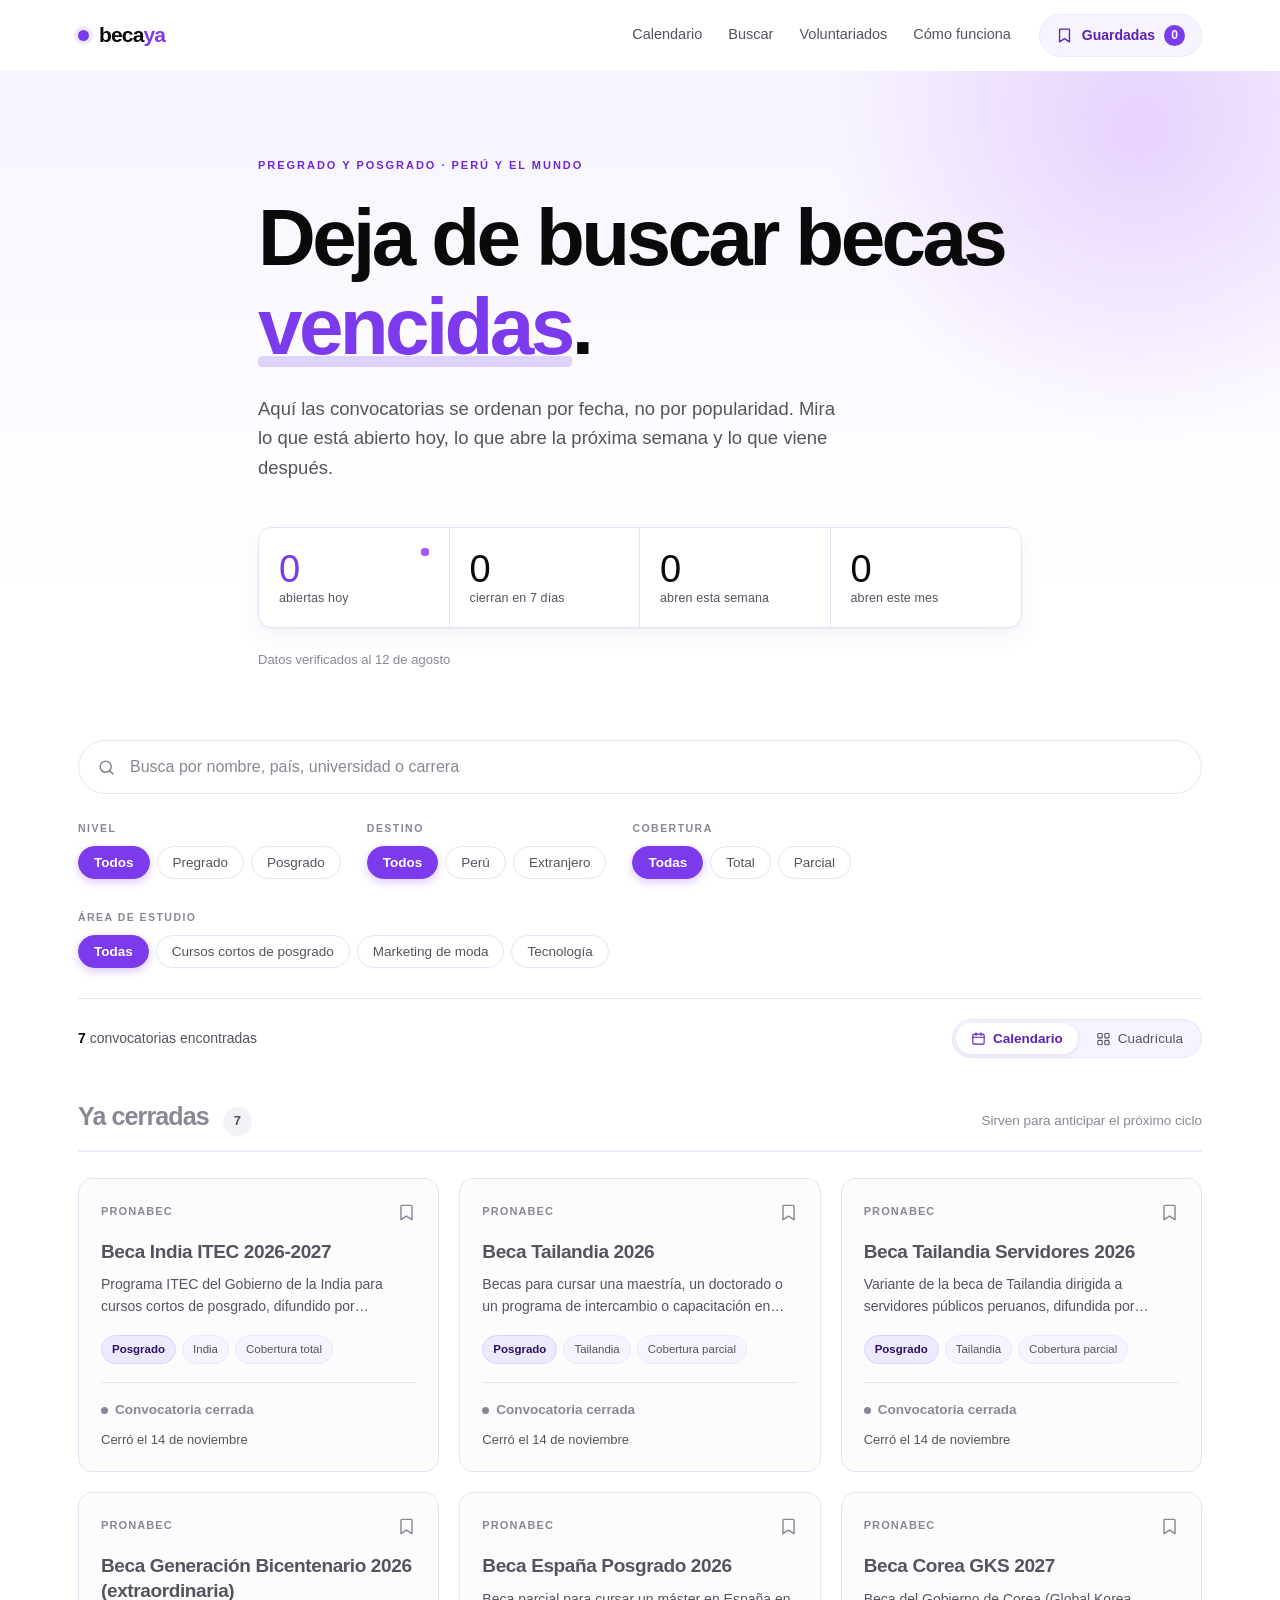
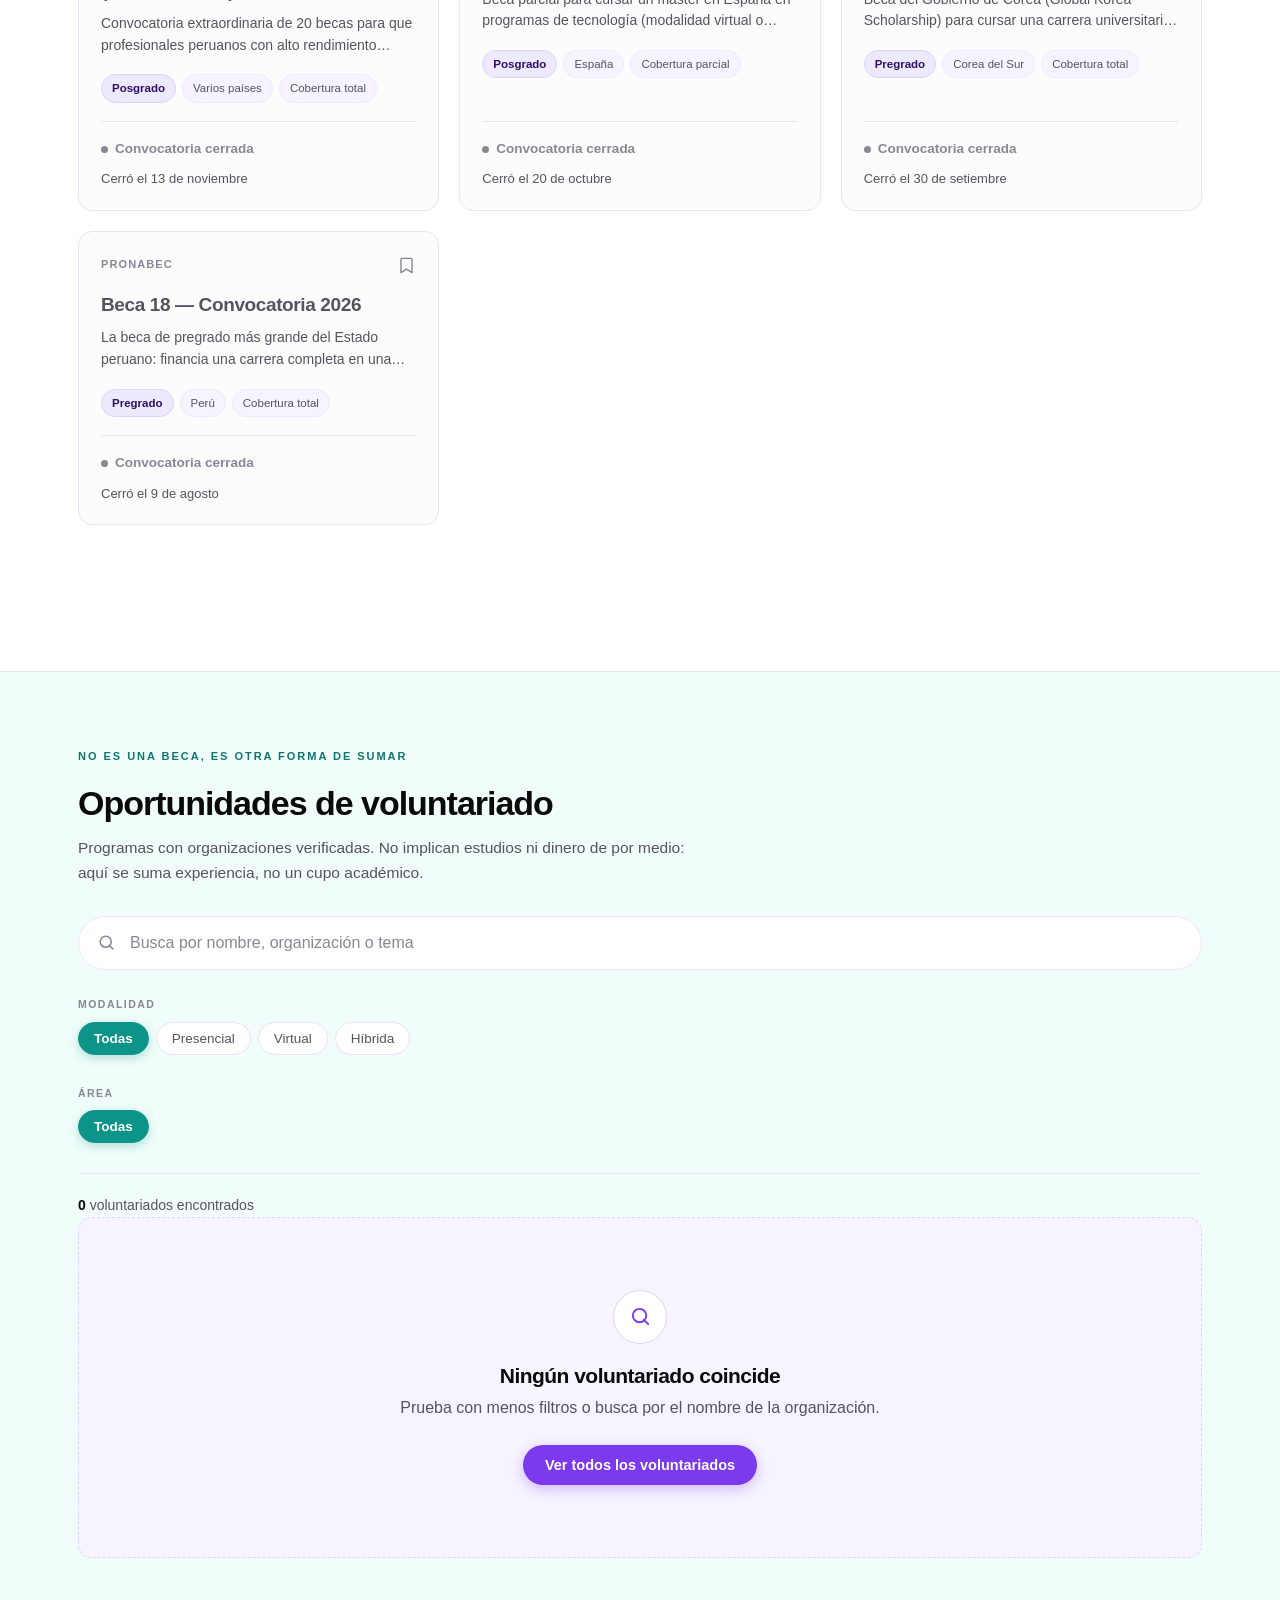
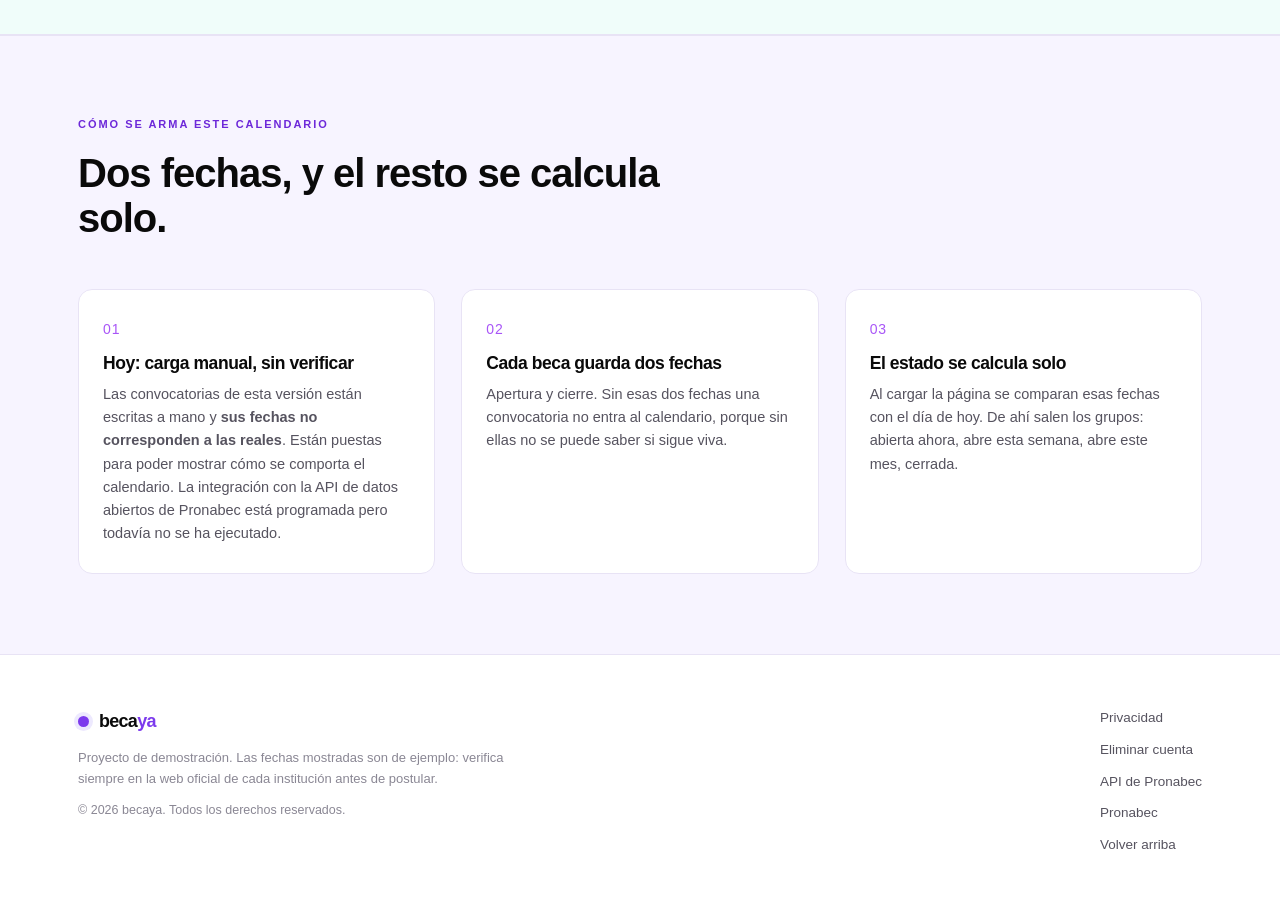
<file: index.html>
<!DOCTYPE html>
<html lang="es">
<head>
<meta charset="UTF-8">
<meta name="viewport" content="width=device-width, initial-scale=1.0">
<title>becaya · Encuentra becas que están abiertas hoy</title>
<meta name="description" content="Buscador de becas de pregrado y posgrado organizado por fecha: mira qué convocatorias están abiertas hoy, cuáles abren esta semana y cuáles vienen después.">
<link rel="stylesheet" href="assets/css/styles.css">
<link rel="icon" href="data:image/svg+xml,<svg xmlns='http://www.w3.org/2000/svg' viewBox='0 0 100 100'><rect width='100' height='100' rx='24' fill='%237C3AED'/><text y='72' x='50' text-anchor='middle' font-family='Arial' font-weight='bold' font-size='62' fill='white'>b</text></svg>">
</head>
<body>

<a class="salta-al-contenido" href="#resultados">Saltar a los resultados</a>

<!-- Aviso de demostración. Va arriba de todo, fijo y en alto contraste,
     porque las fechas que muestra el sitio no son las reales: si alguien
     se guiara por ellas podría perder una postulación. Lo pinta app.js
     solo cuando los datos siguen marcados como de ejemplo, así que
     desaparece solo en cuanto se carguen datos verificados. -->
<div class="aviso-demo" id="avisoDemo" role="alert" hidden>
  <div class="contenedor aviso-demo__fila">
    <span class="aviso-demo__marca" aria-hidden="true">!</span>
    <p class="aviso-demo__texto">
      <b>Sitio de demostración.</b> Las fechas de estas convocatorias son inventadas
      y no corresponden a las reales. No las uses para postular: entra siempre a la
      página oficial de cada institución.
    </p>
  </div>
</div>

<!-- ============ BARRA SUPERIOR ============ -->
<header class="cabecera" id="cabecera">
  <div class="contenedor cabecera__fila">
    <a class="marca" href="#inicio" aria-label="becaya, inicio">
      <span class="marca__punto" aria-hidden="true"></span>
      <span class="marca__texto">beca<span class="marca__acento">ya</span></span>
    </a>

    <nav class="nav" aria-label="Navegación principal">
      <a href="#calendario">Calendario</a>
      <a href="#resultados">Buscar</a>
      <a href="#voluntariados">Voluntariados</a>
      <a href="#como-funciona">Cómo funciona</a>
    </nav>

    <button class="btn btn--fantasma btn--guardadas" id="btnGuardadas" aria-label="Ver mis becas guardadas">
      <svg viewBox="0 0 24 24" aria-hidden="true"><path d="M6 3h12a1 1 0 0 1 1 1v17l-7-4.5L5 21V4a1 1 0 0 1 1-1z"/></svg>
      Guardadas
      <span class="pastilla-conteo" id="conteoGuardadas">0</span>
    </button>
  </div>
</header>

<main id="inicio">

  <!-- ============ PORTADA ============ -->
  <section class="portada">
    <div class="contenedor portada__caja">

      <p class="antetitulo revelar">Pregrado y posgrado · Perú y el mundo</p>

      <h1 class="portada__titulo revelar" style="--retraso:.06s">
        Deja de buscar becas<br>
        <span class="subrayado-morado">vencidas</span>.
      </h1>

      <p class="portada__bajada revelar" style="--retraso:.12s">
        Aquí las convocatorias se ordenan por fecha, no por popularidad. Mira lo que
        está abierto hoy, lo que abre la próxima semana y lo que viene después.
      </p>

      <!-- Elemento firma: el reloj de convocatorias -->
      <div class="reloj revelar" style="--retraso:.18s" id="reloj">
        <button class="reloj__bloque reloj__bloque--vivo" data-salto="abiertas">
          <span class="reloj__numero" data-contador="0">0</span>
          <span class="reloj__etiqueta">abiertas hoy</span>
          <span class="reloj__pulso" aria-hidden="true"></span>
        </button>
        <button class="reloj__bloque" data-salto="cierran-pronto">
          <span class="reloj__numero" data-contador="0">0</span>
          <span class="reloj__etiqueta">cierran en 7 días</span>
        </button>
        <button class="reloj__bloque" data-salto="esta-semana">
          <span class="reloj__numero" data-contador="0">0</span>
          <span class="reloj__etiqueta">abren esta semana</span>
        </button>
        <button class="reloj__bloque" data-salto="este-mes">
          <span class="reloj__numero" data-contador="0">0</span>
          <span class="reloj__etiqueta">abren este mes</span>
        </button>
      </div>

      <p class="portada__fecha revelar" style="--retraso:.24s">
        <span id="fechaHoy"></span>
      </p>
    </div>

    <div class="portada__resplandor" aria-hidden="true"></div>
  </section>

  <!-- ============ BUSCADOR + FILTROS ============ -->
  <section class="buscador" id="resultados">
    <div class="contenedor">

      <div class="barra-busqueda">
        <svg class="barra-busqueda__icono" viewBox="0 0 24 24" aria-hidden="true">
          <circle cx="11" cy="11" r="7"/><path d="M20 20l-4.5-4.5"/>
        </svg>
        <input
          type="search"
          id="campoBusqueda"
          class="barra-busqueda__campo"
          placeholder="Busca por nombre, país, universidad o carrera"
          autocomplete="off"
          aria-label="Buscar becas">
        <button class="barra-busqueda__limpiar" id="limpiarBusqueda" aria-label="Limpiar búsqueda" hidden>&times;</button>
      </div>

      <div class="filtros" id="filtrosBecas" role="group" aria-label="Filtros de becas">

        <div class="filtro">
          <span class="filtro__titulo">Nivel</span>
          <div class="filtro__opciones" data-filtro="nivel">
            <button class="ficha ficha--activa" data-valor="todos">Todos</button>
            <button class="ficha" data-valor="pregrado">Pregrado</button>
            <button class="ficha" data-valor="posgrado">Posgrado</button>
          </div>
        </div>

        <div class="filtro">
          <span class="filtro__titulo">Destino</span>
          <div class="filtro__opciones" data-filtro="destino">
            <button class="ficha ficha--activa" data-valor="todos">Todos</button>
            <button class="ficha" data-valor="peru">Perú</button>
            <button class="ficha" data-valor="extranjero">Extranjero</button>
          </div>
        </div>

        <div class="filtro">
          <span class="filtro__titulo">Cobertura</span>
          <div class="filtro__opciones" data-filtro="cobertura">
            <button class="ficha ficha--activa" data-valor="todos">Todas</button>
            <button class="ficha" data-valor="total">Total</button>
            <button class="ficha" data-valor="parcial">Parcial</button>
          </div>
        </div>

        <div class="filtro filtro--crece">
          <span class="filtro__titulo">Área de estudio</span>
          <div class="filtro__opciones" data-filtro="area" id="filtroAreas"></div>
        </div>

      </div>

      <div class="barra-estado">
        <p class="barra-estado__conteo" id="conteoResultados" aria-live="polite">Cargando convocatorias…</p>

        <div class="barra-estado__acciones">
          <button class="enlace-limpio" id="limpiarFiltros" hidden>Quitar filtros</button>

          <div class="conmutador" role="tablist" aria-label="Forma de ver los resultados">
            <button class="conmutador__btn conmutador__btn--activo" data-vista="calendario" role="tab" aria-selected="true">
              <svg viewBox="0 0 24 24" aria-hidden="true"><rect x="3" y="5" width="18" height="16" rx="2"/><path d="M3 10h18M8 3v4M16 3v4"/></svg>
              Calendario
            </button>
            <button class="conmutador__btn" data-vista="lista" role="tab" aria-selected="false">
              <svg viewBox="0 0 24 24" aria-hidden="true"><rect x="3" y="4" width="7" height="7" rx="1.5"/><rect x="14" y="4" width="7" height="7" rx="1.5"/><rect x="3" y="15" width="7" height="7" rx="1.5"/><rect x="14" y="15" width="7" height="7" rx="1.5"/></svg>
              Cuadrícula
            </button>
          </div>
        </div>
      </div>

    </div>
  </section>

  <!-- ============ RESULTADOS ============ -->
  <section class="resultados" id="calendario">
    <div class="contenedor">
      <div id="zonaResultados"></div>

      <div class="vacio" id="sinResultados" hidden>
        <div class="vacio__marca" aria-hidden="true">
          <svg viewBox="0 0 24 24"><circle cx="11" cy="11" r="7"/><path d="M20 20l-4.5-4.5"/></svg>
        </div>
        <h3>Ninguna convocatoria coincide</h3>
        <p>Prueba con menos filtros o busca por el nombre de la institución.</p>
        <button class="btn btn--principal" id="reiniciarBusqueda">Ver todas las becas</button>
      </div>
    </div>
  </section>

  <!-- ============ VOLUNTARIADOS ============
       Sección aparte a propósito: otro catálogo, otro buscador, otros
       filtros y otras guardadas. No se mezcla con las becas en ningún
       punto de la interfaz ni de los datos. -->
  <section class="voluntariados" id="voluntariados">
    <div class="contenedor">

      <p class="antetitulo">No es una beca, es otra forma de sumar</p>
      <h2 class="voluntariados__titulo">Oportunidades de voluntariado</h2>
      <p class="voluntariados__bajada">
        Programas con organizaciones verificadas. No implican estudios ni dinero de por
        medio: aquí se suma experiencia, no un cupo académico.
      </p>

      <div class="barra-busqueda barra-busqueda--vol">
        <svg class="barra-busqueda__icono" viewBox="0 0 24 24" aria-hidden="true">
          <circle cx="11" cy="11" r="7"/><path d="M20 20l-4.5-4.5"/>
        </svg>
        <input
          type="search"
          id="campoBusquedaVol"
          class="barra-busqueda__campo"
          placeholder="Busca por nombre, organización o tema"
          autocomplete="off"
          aria-label="Buscar voluntariados">
        <button class="barra-busqueda__limpiar" id="limpiarBusquedaVol" aria-label="Limpiar búsqueda" hidden>&times;</button>
      </div>

      <div class="filtros" id="filtrosVol" role="group" aria-label="Filtros de voluntariados">
        <div class="filtro">
          <span class="filtro__titulo">Modalidad</span>
          <div class="filtro__opciones" data-filtro-vol="modalidad">
            <button class="ficha ficha--activa" data-valor="todos">Todas</button>
            <button class="ficha" data-valor="presencial">Presencial</button>
            <button class="ficha" data-valor="virtual">Virtual</button>
            <button class="ficha" data-valor="hibrida">Híbrida</button>
          </div>
        </div>

        <div class="filtro filtro--crece">
          <span class="filtro__titulo">Área</span>
          <div class="filtro__opciones" data-filtro-vol="area" id="filtroAreasVol"></div>
        </div>
      </div>

      <div class="barra-estado">
        <p class="barra-estado__conteo" id="conteoResultadosVol" aria-live="polite">Cargando voluntariados…</p>
        <div class="barra-estado__acciones">
          <span class="pastilla-conteo pastilla-conteo--vol" id="conteoGuardadosVol" title="Voluntariados guardados" hidden>0 guardados</span>
          <button class="enlace-limpio" id="limpiarFiltrosVol" hidden>Quitar filtros</button>
        </div>
      </div>

      <div id="zonaVoluntariados"></div>

      <div class="vacio" id="sinResultadosVol" hidden>
        <div class="vacio__marca" aria-hidden="true">
          <svg viewBox="0 0 24 24"><circle cx="11" cy="11" r="7"/><path d="M20 20l-4.5-4.5"/></svg>
        </div>
        <h3>Ningún voluntariado coincide</h3>
        <p>Prueba con menos filtros o busca por el nombre de la organización.</p>
        <button class="btn btn--principal" id="reiniciarBusquedaVol">Ver todos los voluntariados</button>
      </div>

    </div>
  </section>

  <!-- ============ CÓMO FUNCIONA ============ -->
  <section class="explicacion" id="como-funciona">
    <div class="contenedor">
      <p class="antetitulo">Cómo se arma este calendario</p>
      <h2 class="explicacion__titulo">Dos fechas, y el resto se calcula solo.</h2>

      <ol class="pasos">
        <li class="paso revelar">
          <span class="paso__num">01</span>
          <h3>Hoy: carga manual, sin verificar</h3>
          <p>Las convocatorias de esta versión están escritas a mano y <b>sus fechas no corresponden a las reales</b>. Están puestas para poder mostrar cómo se comporta el calendario. La integración con la API de datos abiertos de Pronabec está programada pero todavía no se ha ejecutado.</p>
        </li>
        <li class="paso revelar" style="--retraso:.08s">
          <span class="paso__num">02</span>
          <h3>Cada beca guarda dos fechas</h3>
          <p>Apertura y cierre. Sin esas dos fechas una convocatoria no entra al calendario, porque sin ellas no se puede saber si sigue viva.</p>
        </li>
        <li class="paso revelar" style="--retraso:.16s">
          <span class="paso__num">03</span>
          <h3>El estado se calcula solo</h3>
          <p>Al cargar la página se comparan esas fechas con el día de hoy. De ahí salen los grupos: abierta ahora, abre esta semana, abre este mes, cerrada.</p>
        </li>
      </ol>
    </div>
  </section>

</main>

<!-- ============ PIE ============ -->
<footer class="pie">
  <div class="contenedor pie__fila">
    <div>
      <span class="marca marca--pie">
        <span class="marca__punto" aria-hidden="true"></span>
        <span class="marca__texto">beca<span class="marca__acento">ya</span></span>
      </span>
      <p class="pie__nota">Proyecto de demostración. Las fechas mostradas son de ejemplo: verifica siempre en la web oficial de cada institución antes de postular.</p>
      <p class="pie__derechos">© <span id="anioActual"></span> becaya. Todos los derechos reservados.</p>
    </div>
    <div class="pie__enlaces">
      <a href="privacidad.html">Privacidad</a>
      <a href="eliminar-cuenta.html">Eliminar cuenta</a>
      <a href="https://datosabiertos.pronabec.gob.pe/developer/Api" target="_blank" rel="noopener">API de Pronabec</a>
      <a href="https://www.pronabec.gob.pe" target="_blank" rel="noopener">Pronabec</a>
      <a href="#inicio">Volver arriba</a>
    </div>
  </div>
</footer>

<!-- ============ PANEL DE DETALLE ============ -->
<div class="fondo-modal" id="fondoModal" hidden></div>
<aside class="panel" id="panelDetalle" role="dialog" aria-modal="true" aria-labelledby="panelTitulo" hidden>
  <button class="panel__cerrar" id="cerrarPanel" aria-label="Cerrar detalle">&times;</button>
  <div class="panel__cuerpo" id="panelCuerpo"></div>
</aside>

<!-- ============ AVISO FLOTANTE ============ -->
<div class="aviso" id="aviso" role="status" aria-live="polite"></div>

<script src="assets/js/datos.js"></script>
<script src="assets/js/voluntariados.js"></script>
<script src="assets/js/estado.js"></script>
<script src="assets/js/app.js"></script>
</body>
</html>
</file>
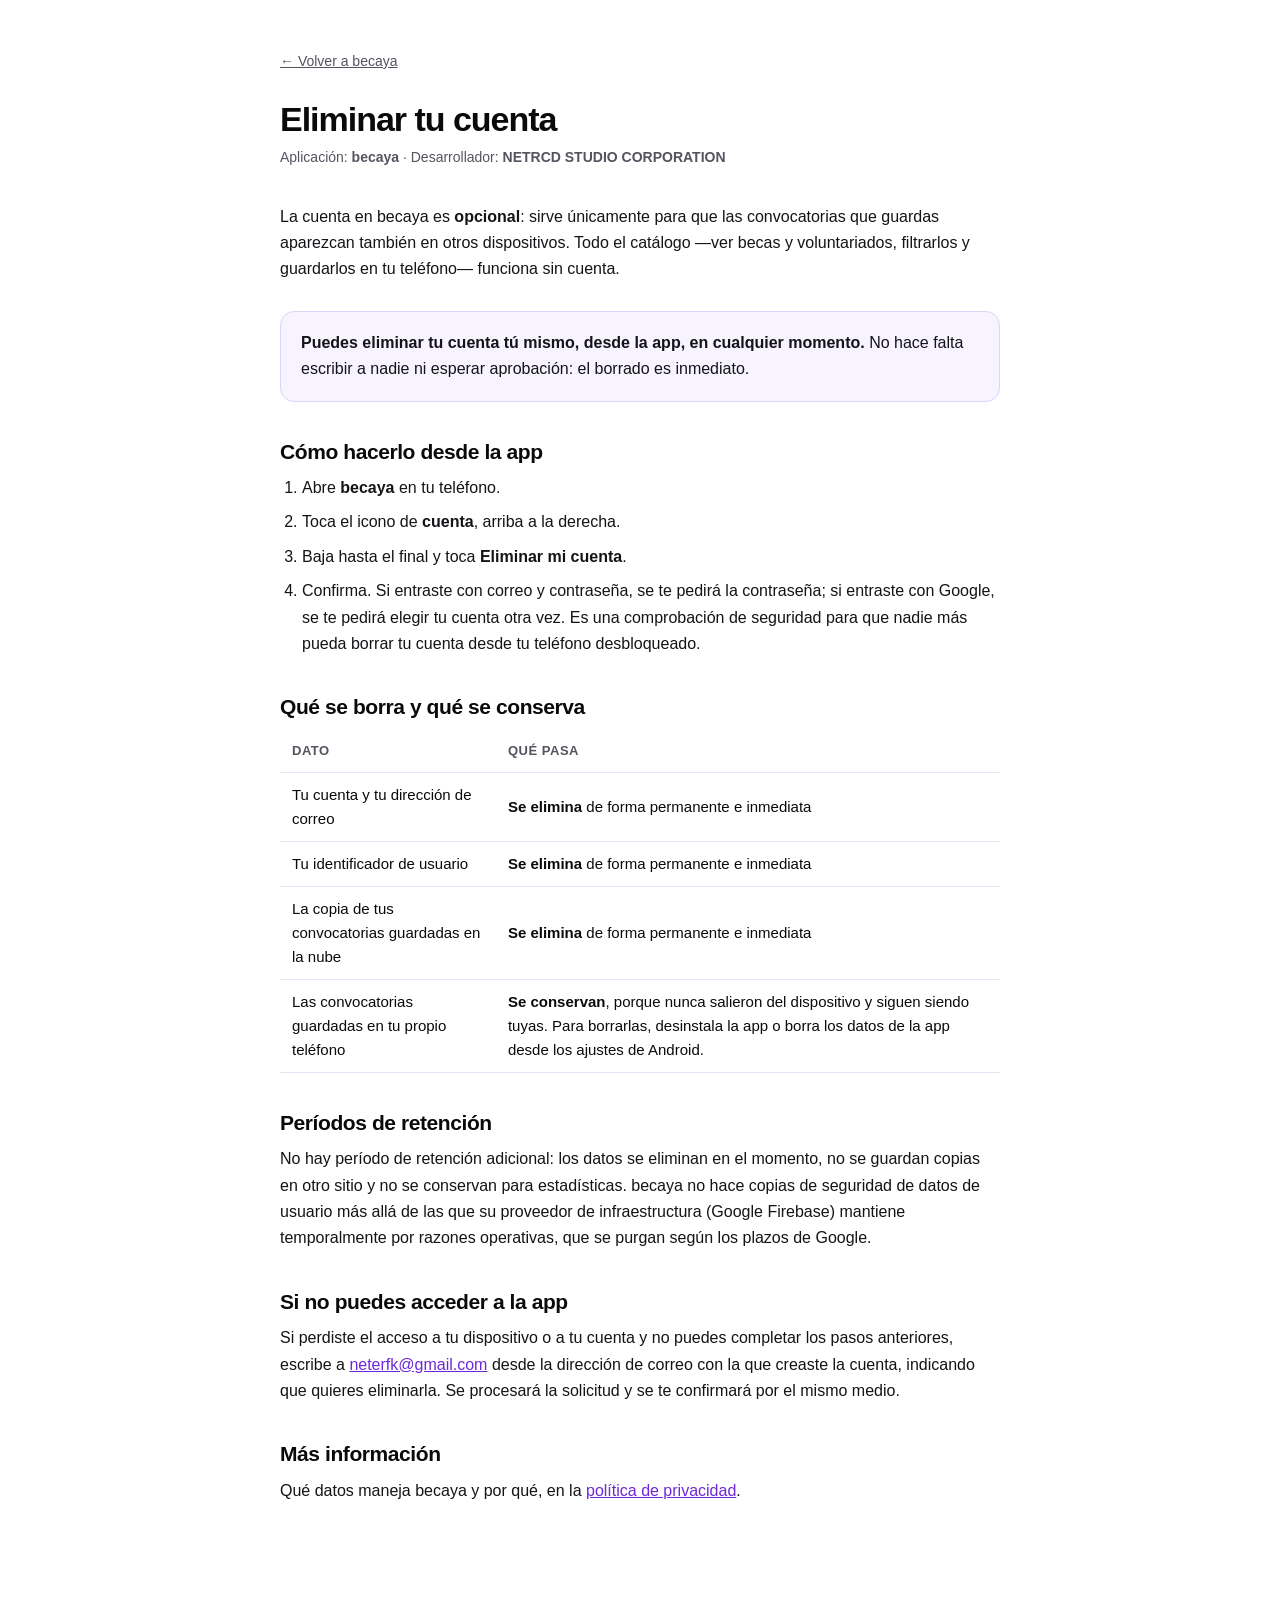
<file: eliminar-cuenta.html>
<!DOCTYPE html>
<html lang="es">
<head>
<meta charset="UTF-8">
<meta name="viewport" content="width=device-width, initial-scale=1.0">
<title>Eliminar tu cuenta · becaya</title>
<meta name="description" content="Cómo eliminar tu cuenta de becaya y los datos asociados, qué se borra y qué se conserva.">
<link rel="stylesheet" href="assets/css/styles.css">
<link rel="icon" href="data:image/svg+xml,<svg xmlns='http://www.w3.org/2000/svg' viewBox='0 0 100 100'><rect width='100' height='100' rx='24' fill='%237C3AED'/><text y='72' x='50' text-anchor='middle' font-family='Arial' font-weight='bold' font-size='62' fill='white'>b</text></svg>">
<style>
  .legal{max-width:760px;margin:0 auto;padding:48px 20px 80px;}
  .legal h1{font-size:34px;letter-spacing:-.03em;margin-bottom:8px;}
  .legal .fecha{color:var(--gris);font-size:14px;margin-bottom:34px;}
  .legal h2{font-size:21px;letter-spacing:-.02em;margin:38px 0 12px;}
  .legal p{margin-bottom:14px;color:var(--tinta);line-height:1.65;}
  .legal ul,.legal ol{margin:0 0 16px;padding-left:22px;color:var(--tinta);line-height:1.65;}
  .legal li{margin-bottom:8px;}
  .legal a{color:var(--morado-600);}
  .legal .clave{
    background:var(--morado-50);border:1px solid var(--morado-200);
    border-radius:var(--radio);padding:18px 20px;margin:28px 0;
  }
  .legal .clave p:last-child{margin-bottom:0;}
  .legal .volver{display:inline-block;margin-bottom:28px;font-size:14px;color:var(--gris);}
  .legal table{width:100%;border-collapse:collapse;margin:0 0 18px;font-size:15px;}
  .legal th,.legal td{text-align:left;padding:10px 12px;border-bottom:1px solid var(--borde);}
  .legal th{color:var(--gris);font-size:13px;text-transform:uppercase;letter-spacing:.04em;}
</style>
</head>
<body>

<main class="legal">

  <a class="volver" href="index.html">&larr; Volver a becaya</a>

  <h1>Eliminar tu cuenta</h1>
  <p class="fecha">Aplicación: <b>becaya</b> · Desarrollador: <b>NETRCD STUDIO CORPORATION</b></p>

  <p>
    La cuenta en becaya es <b>opcional</b>: sirve únicamente para que las convocatorias que
    guardas aparezcan también en otros dispositivos. Todo el catálogo —ver becas y
    voluntariados, filtrarlos y guardarlos en tu teléfono— funciona sin cuenta.
  </p>

  <div class="clave">
    <p>
      <b>Puedes eliminar tu cuenta tú mismo, desde la app, en cualquier momento.</b>
      No hace falta escribir a nadie ni esperar aprobación: el borrado es inmediato.
    </p>
  </div>

  <h2>Cómo hacerlo desde la app</h2>
  <ol>
    <li>Abre <b>becaya</b> en tu teléfono.</li>
    <li>Toca el icono de <b>cuenta</b>, arriba a la derecha.</li>
    <li>Baja hasta el final y toca <b>Eliminar mi cuenta</b>.</li>
    <li>
      Confirma. Si entraste con correo y contraseña, se te pedirá la contraseña; si
      entraste con Google, se te pedirá elegir tu cuenta otra vez. Es una comprobación
      de seguridad para que nadie más pueda borrar tu cuenta desde tu teléfono
      desbloqueado.
    </li>
  </ol>

  <h2>Qué se borra y qué se conserva</h2>

  <table>
    <tr>
      <th>Dato</th>
      <th>Qué pasa</th>
    </tr>
    <tr>
      <td>Tu cuenta y tu dirección de correo</td>
      <td><b>Se elimina</b> de forma permanente e inmediata</td>
    </tr>
    <tr>
      <td>Tu identificador de usuario</td>
      <td><b>Se elimina</b> de forma permanente e inmediata</td>
    </tr>
    <tr>
      <td>La copia de tus convocatorias guardadas en la nube</td>
      <td><b>Se elimina</b> de forma permanente e inmediata</td>
    </tr>
    <tr>
      <td>Las convocatorias guardadas en tu propio teléfono</td>
      <td>
        <b>Se conservan</b>, porque nunca salieron del dispositivo y siguen siendo tuyas.
        Para borrarlas, desinstala la app o borra los datos de la app desde los ajustes
        de Android.
      </td>
    </tr>
  </table>

  <h2>Períodos de retención</h2>
  <p>
    No hay período de retención adicional: los datos se eliminan en el momento, no se
    guardan copias en otro sitio y no se conservan para estadísticas. becaya no hace
    copias de seguridad de datos de usuario más allá de las que su proveedor de
    infraestructura (Google Firebase) mantiene temporalmente por razones operativas,
    que se purgan según los plazos de Google.
  </p>

  <h2>Si no puedes acceder a la app</h2>
  <p>
    Si perdiste el acceso a tu dispositivo o a tu cuenta y no puedes completar los pasos
    anteriores, escribe a
    <a href="mailto:neterfk@gmail.com">neterfk@gmail.com</a>
    desde la dirección de correo con la que creaste la cuenta, indicando que quieres
    eliminarla. Se procesará la solicitud y se te confirmará por el mismo medio.
  </p>

  <h2>Más información</h2>
  <p>
    Qué datos maneja becaya y por qué, en la
    <a href="privacidad.html">política de privacidad</a>.
  </p>

</main>

</body>
</html>
</file>
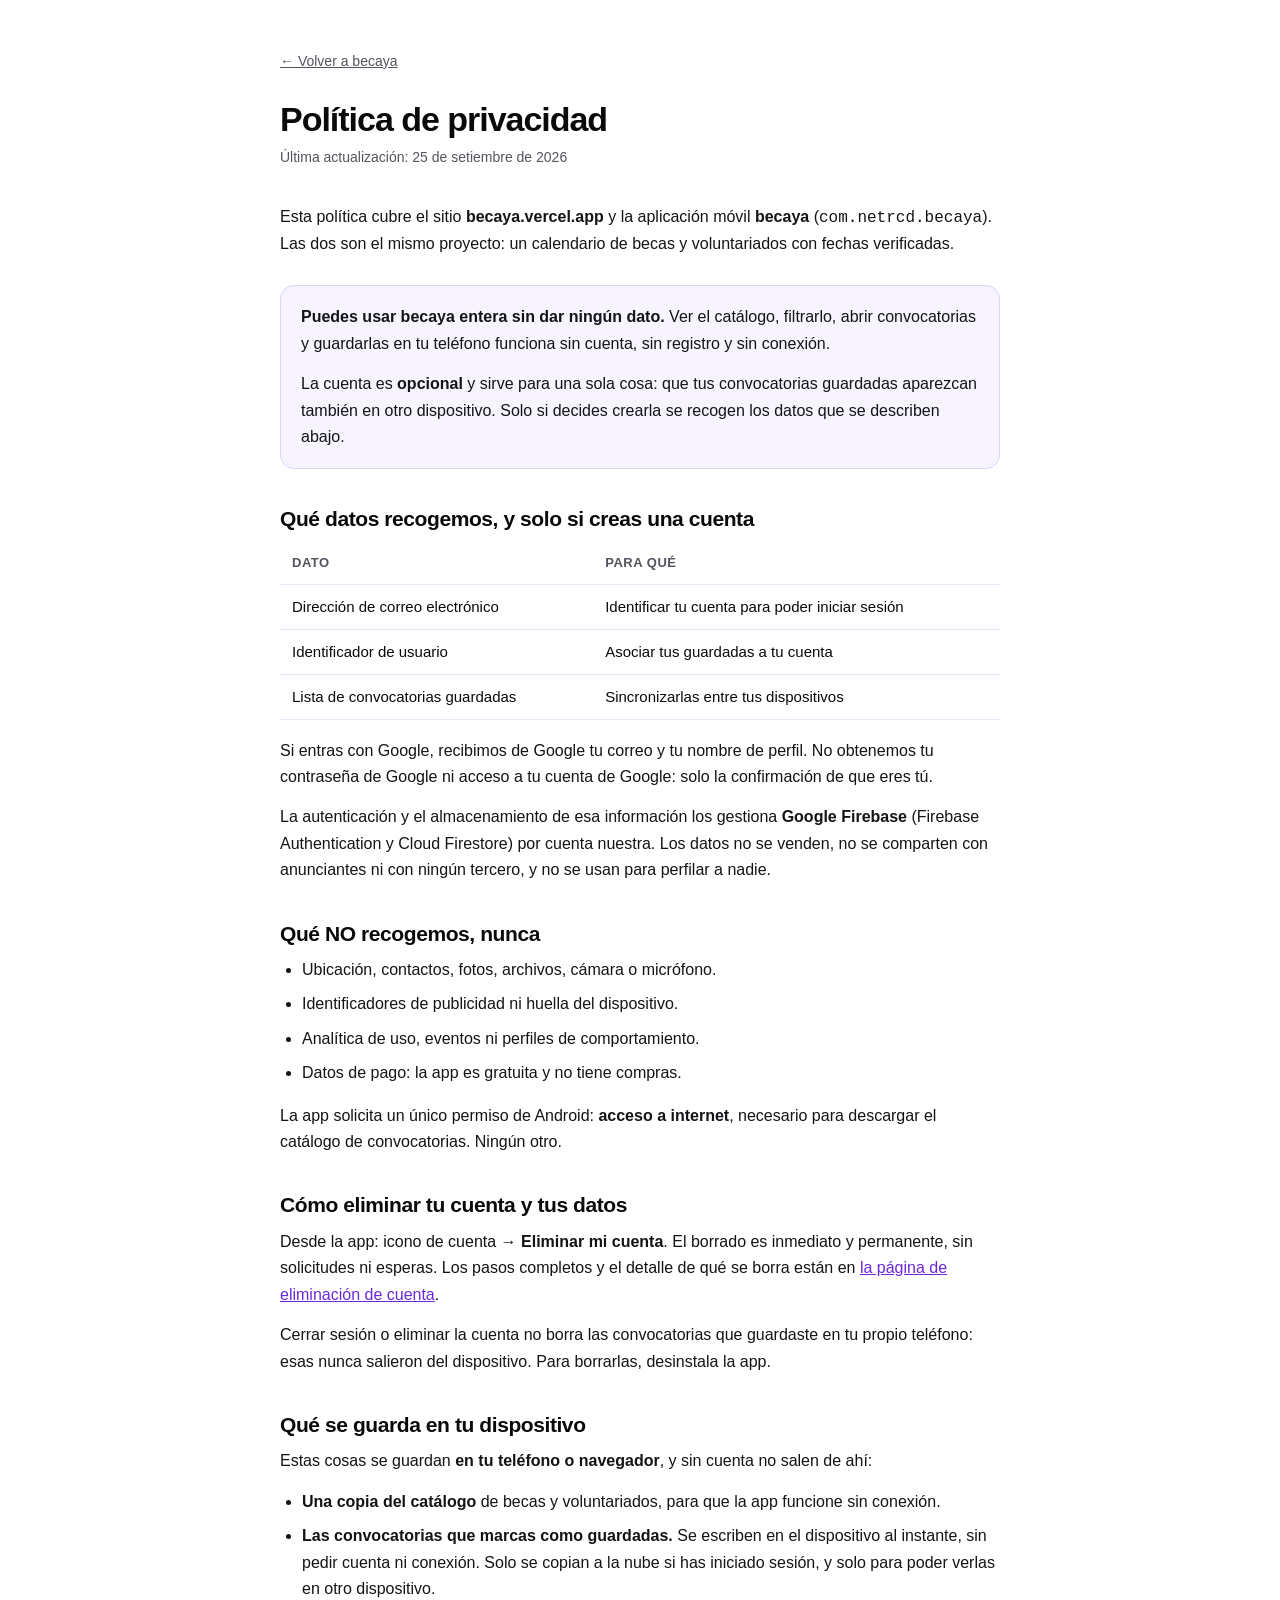
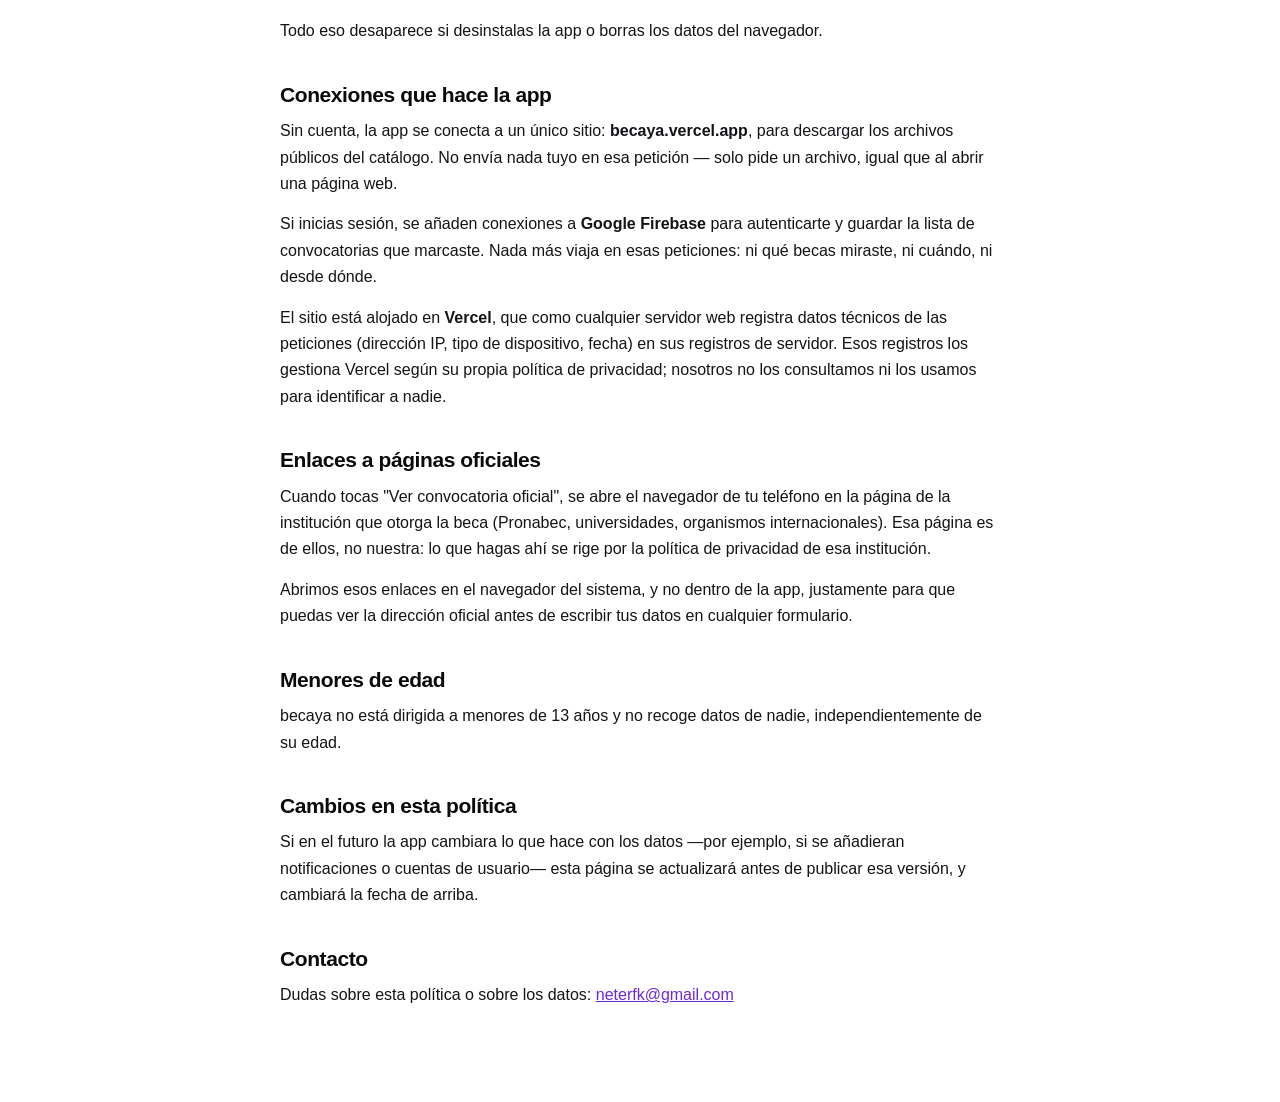
<file: privacidad.html>
<!DOCTYPE html>
<html lang="es">
<head>
<meta charset="UTF-8">
<meta name="viewport" content="width=device-width, initial-scale=1.0">
<title>Política de privacidad · becaya</title>
<meta name="description" content="Qué datos maneja becaya, la web y la app: no hay cuentas, ni analítica, ni publicidad, ni datos personales recogidos.">
<link rel="stylesheet" href="assets/css/styles.css">
<link rel="icon" href="data:image/svg+xml,<svg xmlns='http://www.w3.org/2000/svg' viewBox='0 0 100 100'><rect width='100' height='100' rx='24' fill='%237C3AED'/><text y='72' x='50' text-anchor='middle' font-family='Arial' font-weight='bold' font-size='62' fill='white'>b</text></svg>">
<style>
  /* Estilos propios de esta página. El resto lo hereda de styles.css
     para que se lea como parte del mismo sitio. */
  .legal{max-width:760px;margin:0 auto;padding:48px 20px 80px;}
  .legal h1{font-size:34px;letter-spacing:-.03em;margin-bottom:8px;}
  .legal .fecha{color:var(--gris);font-size:14px;margin-bottom:34px;}
  .legal h2{font-size:21px;letter-spacing:-.02em;margin:38px 0 12px;}
  .legal p{margin-bottom:14px;color:var(--tinta);line-height:1.65;}
  .legal ul{margin:0 0 16px;padding-left:22px;color:var(--tinta);line-height:1.65;}
  .legal li{margin-bottom:8px;}
  .legal a{color:var(--morado-600);}
  .legal .clave{
    background:var(--morado-50);border:1px solid var(--morado-200);
    border-radius:var(--radio);padding:18px 20px;margin:28px 0;
  }
  .legal .clave p:last-child{margin-bottom:0;}
  .legal .volver{display:inline-block;margin-bottom:28px;font-size:14px;color:var(--gris);}
  .legal table{width:100%;border-collapse:collapse;margin:0 0 18px;font-size:15px;}
  .legal th,.legal td{text-align:left;padding:10px 12px;border-bottom:1px solid var(--borde);}
  .legal th{color:var(--gris);font-size:13px;text-transform:uppercase;letter-spacing:.04em;}
</style>
</head>
<body>

<main class="legal">

  <a class="volver" href="index.html">&larr; Volver a becaya</a>

  <h1>Política de privacidad</h1>
  <p class="fecha">Última actualización: 25 de setiembre de 2026</p>

  <p>
    Esta política cubre el sitio <b>becaya.vercel.app</b> y la aplicación móvil
    <b>becaya</b> (<code>com.netrcd.becaya</code>). Las dos son el mismo proyecto:
    un calendario de becas y voluntariados con fechas verificadas.
  </p>

  <div class="clave">
    <p>
      <b>Puedes usar becaya entera sin dar ningún dato.</b> Ver el catálogo, filtrarlo,
      abrir convocatorias y guardarlas en tu teléfono funciona sin cuenta, sin registro
      y sin conexión.
    </p>
    <p>
      La cuenta es <b>opcional</b> y sirve para una sola cosa: que tus convocatorias
      guardadas aparezcan también en otro dispositivo. Solo si decides crearla se
      recogen los datos que se describen abajo.
    </p>
  </div>

  <h2>Qué datos recogemos, y solo si creas una cuenta</h2>
  <table>
    <tr>
      <th>Dato</th>
      <th>Para qué</th>
    </tr>
    <tr>
      <td>Dirección de correo electrónico</td>
      <td>Identificar tu cuenta para poder iniciar sesión</td>
    </tr>
    <tr>
      <td>Identificador de usuario</td>
      <td>Asociar tus guardadas a tu cuenta</td>
    </tr>
    <tr>
      <td>Lista de convocatorias guardadas</td>
      <td>Sincronizarlas entre tus dispositivos</td>
    </tr>
  </table>
  <p>
    Si entras con Google, recibimos de Google tu correo y tu nombre de perfil. No
    obtenemos tu contraseña de Google ni acceso a tu cuenta de Google: solo la
    confirmación de que eres tú.
  </p>
  <p>
    La autenticación y el almacenamiento de esa información los gestiona
    <b>Google Firebase</b> (Firebase Authentication y Cloud Firestore) por cuenta
    nuestra. Los datos no se venden, no se comparten con anunciantes ni con ningún
    tercero, y no se usan para perfilar a nadie.
  </p>

  <h2>Qué NO recogemos, nunca</h2>
  <ul>
    <li>Ubicación, contactos, fotos, archivos, cámara o micrófono.</li>
    <li>Identificadores de publicidad ni huella del dispositivo.</li>
    <li>Analítica de uso, eventos ni perfiles de comportamiento.</li>
    <li>Datos de pago: la app es gratuita y no tiene compras.</li>
  </ul>
  <p>
    La app solicita un único permiso de Android: <b>acceso a internet</b>, necesario
    para descargar el catálogo de convocatorias. Ningún otro.
  </p>

  <h2>Cómo eliminar tu cuenta y tus datos</h2>
  <p>
    Desde la app: icono de cuenta &rarr; <b>Eliminar mi cuenta</b>. El borrado es
    inmediato y permanente, sin solicitudes ni esperas. Los pasos completos y el detalle
    de qué se borra están en
    <a href="eliminar-cuenta.html">la página de eliminación de cuenta</a>.
  </p>
  <p>
    Cerrar sesión o eliminar la cuenta no borra las convocatorias que guardaste en tu
    propio teléfono: esas nunca salieron del dispositivo. Para borrarlas, desinstala la
    app.
  </p>

  <h2>Qué se guarda en tu dispositivo</h2>
  <p>
    Estas cosas se guardan <b>en tu teléfono o navegador</b>, y sin cuenta no salen de
    ahí:
  </p>
  <ul>
    <li>
      <b>Una copia del catálogo</b> de becas y voluntariados, para que la app
      funcione sin conexión.
    </li>
    <li>
      <b>Las convocatorias que marcas como guardadas.</b> Se escriben en el dispositivo
      al instante, sin pedir cuenta ni conexión. Solo se copian a la nube si has
      iniciado sesión, y solo para poder verlas en otro dispositivo.
    </li>
  </ul>
  <p>
    Todo eso desaparece si desinstalas la app o borras los datos del navegador.
  </p>

  <h2>Conexiones que hace la app</h2>
  <p>
    Sin cuenta, la app se conecta a un único sitio: <b>becaya.vercel.app</b>, para
    descargar los archivos públicos del catálogo. No envía nada tuyo en esa petición
    — solo pide un archivo, igual que al abrir una página web.
  </p>
  <p>
    Si inicias sesión, se añaden conexiones a <b>Google Firebase</b> para autenticarte
    y guardar la lista de convocatorias que marcaste. Nada más viaja en esas peticiones:
    ni qué becas miraste, ni cuándo, ni desde dónde.
  </p>
  <p>
    El sitio está alojado en <b>Vercel</b>, que como cualquier servidor web registra
    datos técnicos de las peticiones (dirección IP, tipo de dispositivo, fecha) en sus
    registros de servidor. Esos registros los gestiona Vercel según su propia política
    de privacidad; nosotros no los consultamos ni los usamos para identificar a nadie.
  </p>

  <h2>Enlaces a páginas oficiales</h2>
  <p>
    Cuando tocas "Ver convocatoria oficial", se abre el navegador de tu teléfono en la
    página de la institución que otorga la beca (Pronabec, universidades, organismos
    internacionales). Esa página es de ellos, no nuestra: lo que hagas ahí se rige por
    la política de privacidad de esa institución.
  </p>
  <p>
    Abrimos esos enlaces en el navegador del sistema, y no dentro de la app, justamente
    para que puedas ver la dirección oficial antes de escribir tus datos en cualquier
    formulario.
  </p>

  <h2>Menores de edad</h2>
  <p>
    becaya no está dirigida a menores de 13 años y no recoge datos de nadie,
    independientemente de su edad.
  </p>

  <h2>Cambios en esta política</h2>
  <p>
    Si en el futuro la app cambiara lo que hace con los datos —por ejemplo, si se
    añadieran notificaciones o cuentas de usuario— esta página se actualizará antes de
    publicar esa versión, y cambiará la fecha de arriba.
  </p>

  <h2>Contacto</h2>
  <p>
    Dudas sobre esta política o sobre los datos:
    <a href="mailto:neterfk@gmail.com">neterfk@gmail.com</a>
  </p>

</main>

</body>
</html>
</file>
<file: assets/css/styles.css>
/* ============================================================
   becaya — hoja de estilos
   Paleta: morado premium sobre blanco. Tipografía: Arial.
   ============================================================ */

:root{
  /* Morados */
  --morado-900:#2E1065;
  --morado-700:#5B21B6;
  --morado-600:#6D28D9;
  --morado-500:#7C3AED;   /* color principal de marca */
  --morado-400:#A855F7;   /* morado brillante, acentos */
  --morado-200:#DDD3FB;
  --morado-100:#EDE9FE;
  --morado-50:#F7F4FF;

  /* Neutros */
  --negro:#0A0A0A;
  --tinta:#141317;
  --gris:#56535F;
  --gris-claro:#8A8794;
  --borde:#E8E3F5;
  --blanco:#FFFFFF;

  /* Señal de urgencia (uso mínimo, solo para el cierre inminente) */
  --urgente:#B4530A;
  --urgente-suave:#FFF4E8;

  /* Acento de la sección de voluntariados. Un color propio, aparte del
     morado de marca, para que esa sección se lea como "otra cosa" a
     simple vista y nunca se confunda con el catálogo de becas. */
  --verde-700:#0F766E;
  --verde-600:#0D9488;
  --verde-500:#14B8A6;
  --verde-200:#99F1E6;
  --verde-100:#CCFBF1;
  --verde-50:#F0FDFA;

  /* Tipografía */
  --fuente:Arial, "Helvetica Neue", Helvetica, sans-serif;
  --fuente-display:"Arial Black", "Arial Bold", Arial, sans-serif;

  /* Medidas */
  --ancho:1180px;
  --radio:14px;
  --radio-sm:9px;
  --sombra-suave:0 1px 2px rgba(46,16,101,.05), 0 8px 24px rgba(46,16,101,.06);
  --sombra-alta:0 2px 6px rgba(46,16,101,.08), 0 24px 60px rgba(46,16,101,.16);
  --curva:cubic-bezier(.22,1,.36,1);
}

*,*::before,*::after{box-sizing:border-box;}

/* El atributo hidden debe ganarle a cualquier display propio de una clase. */
[hidden]{display:none !important;}

html{scroll-behavior:smooth;}

body{
  margin:0;
  background:var(--blanco);
  color:var(--negro);
  font-family:var(--fuente);
  font-size:16px;
  line-height:1.6;
  -webkit-font-smoothing:antialiased;
}

h1,h2,h3,h4{margin:0;color:var(--negro);letter-spacing:-.025em;line-height:1.12;}
p{margin:0;}
a{color:inherit;}
button{font-family:inherit;}

:focus-visible{
  outline:2px solid var(--morado-500);
  outline-offset:3px;
  border-radius:4px;
}

.contenedor{
  width:100%;
  max-width:var(--ancho);
  margin:0 auto;
  padding:0 28px;
}

.salta-al-contenido{
  position:absolute;left:-9999px;top:12px;z-index:200;
  background:var(--morado-500);color:#fff;padding:10px 18px;
  border-radius:var(--radio-sm);text-decoration:none;font-weight:bold;
}
.salta-al-contenido:focus{left:16px;}

/* ---------- Antetítulo reutilizable ---------- */
.antetitulo{
  font-size:11px;
  font-weight:bold;
  letter-spacing:.18em;
  text-transform:uppercase;
  color:var(--morado-600);
  margin-bottom:18px;
}

/* ============================================================
   AVISO DE DEMOSTRACIÓN
   ------------------------------------------------------------
   Franja superior, alto contraste y sin botón de cerrar: mientras
   las fechas del catálogo sean inventadas, quien entre tiene que
   enterarse sí o sí. Desaparece sola cuando los datos dejan de
   estar marcados como de ejemplo.
   ============================================================ */
.aviso-demo{
  background:var(--urgente);
  color:#fff;
  padding:11px 0;
}
.aviso-demo__fila{
  display:flex;align-items:center;gap:12px;
}
.aviso-demo__marca{
  flex-shrink:0;
  width:22px;height:22px;border-radius:50%;
  background:rgba(255,255,255,.22);
  display:flex;align-items:center;justify-content:center;
  font-weight:bold;font-size:14px;line-height:1;
}
.aviso-demo__texto{
  font-size:13.5px;line-height:1.5;
}
.aviso-demo__texto b{font-weight:bold;}

/* ============================================================
   CABECERA
   ============================================================ */
.cabecera{
  position:sticky;top:0;z-index:80;
  background:rgba(255,255,255,.86);
  backdrop-filter:saturate(180%) blur(14px);
  -webkit-backdrop-filter:saturate(180%) blur(14px);
  border-bottom:1px solid transparent;
  transition:border-color .3s ease, box-shadow .3s ease;
}
.cabecera--pegada{
  border-bottom-color:var(--borde);
  box-shadow:0 6px 24px rgba(46,16,101,.05);
}
.cabecera__fila{
  display:flex;align-items:center;gap:28px;
  height:70px;
}

.marca{
  display:inline-flex;align-items:center;gap:10px;
  text-decoration:none;font-weight:bold;font-size:21px;
  letter-spacing:-.04em;color:var(--negro);
}
.marca__punto{
  width:11px;height:11px;border-radius:50%;
  background:var(--morado-500);
  box-shadow:0 0 0 4px var(--morado-100);
  transition:transform .4s var(--curva), box-shadow .4s var(--curva);
}
.marca:hover .marca__punto{transform:scale(1.25);box-shadow:0 0 0 6px var(--morado-100);}
.marca__acento{color:var(--morado-500);}

.nav{display:flex;gap:26px;margin-left:auto;}
.nav a{
  position:relative;text-decoration:none;font-size:14.5px;color:var(--gris);
  padding:6px 0;transition:color .22s ease;
}
.nav a::after{
  content:"";position:absolute;left:0;bottom:0;height:2px;width:100%;
  background:var(--morado-500);border-radius:2px;
  transform:scaleX(0);transform-origin:left;
  transition:transform .34s var(--curva);
}
.nav a:hover{color:var(--negro);}
.nav a:hover::after{transform:scaleX(1);}

/* ============================================================
   BOTONES
   ============================================================ */
.btn{
  display:inline-flex;align-items:center;justify-content:center;gap:9px;
  border:none;cursor:pointer;font-size:14.5px;font-weight:bold;
  text-decoration:none;
  padding:12px 22px;border-radius:999px;
  transition:transform .2s var(--curva), box-shadow .28s var(--curva),
             background-color .22s ease, color .22s ease;
}
.btn svg{width:17px;height:17px;fill:none;stroke:currentColor;stroke-width:1.9;
  stroke-linecap:round;stroke-linejoin:round;}
.btn:active{transform:scale(.96);}

.btn--principal{
  background:var(--morado-500);color:#fff;
  box-shadow:0 4px 14px rgba(124,58,237,.32);
}
.btn--principal:hover{
  background:var(--morado-600);
  transform:translateY(-2px);
  box-shadow:0 10px 26px rgba(124,58,237,.42);
}

.btn--fantasma{
  background:var(--morado-50);color:var(--morado-700);
  border:1px solid var(--morado-100);
}
.btn--fantasma:hover{background:var(--morado-100);border-color:var(--morado-200);}

.btn--guardadas{padding:10px 16px;font-size:14px;}
.pastilla-conteo{
  min-width:21px;height:21px;padding:0 6px;border-radius:999px;
  background:var(--morado-500);color:#fff;font-size:12px;
  display:inline-flex;align-items:center;justify-content:center;
  transition:transform .3s var(--curva);
}
.pastilla-conteo--late{animation:latido .5s var(--curva);}
@keyframes latido{0%{transform:scale(1);}45%{transform:scale(1.45);}100%{transform:scale(1);}}

.enlace-limpio{
  background:none;border:none;cursor:pointer;
  color:var(--morado-600);font-size:13.5px;font-weight:bold;
  text-decoration:underline;text-underline-offset:3px;padding:6px 2px;
}
.enlace-limpio:hover{color:var(--morado-700);}

/* ============================================================
   PORTADA
   ============================================================ */
.portada{
  position:relative;overflow:hidden;
  padding:86px 0 62px;
  background:linear-gradient(180deg,var(--morado-50) 0%,var(--blanco) 78%);
}
.portada__caja{position:relative;z-index:2;max-width:820px;}

.portada__resplandor{
  position:absolute;top:-260px;right:-180px;
  width:640px;height:640px;border-radius:50%;
  background:radial-gradient(circle,rgba(168,85,247,.22) 0%,rgba(168,85,247,0) 68%);
  animation:flotar 14s ease-in-out infinite alternate;
  pointer-events:none;
}
@keyframes flotar{
  from{transform:translate3d(0,0,0) scale(1);}
  to{transform:translate3d(-46px,42px,0) scale(1.1);}
}

.portada__titulo{
  font-family:var(--fuente-display);
  font-size:clamp(42px,7.4vw,80px);
  letter-spacing:-.045em;
  margin-bottom:22px;
}
.subrayado-morado{
  position:relative;display:inline-block;color:var(--morado-500);
}
.subrayado-morado::after{
  content:"";position:absolute;left:0;right:0;bottom:.06em;height:.14em;
  background:var(--morado-200);border-radius:4px;z-index:-1;
  transform:scaleX(0);transform-origin:left;
  animation:trazo .9s .5s var(--curva) forwards;
}
@keyframes trazo{to{transform:scaleX(1);}}

.portada__bajada{
  font-size:18.5px;color:var(--gris);max-width:590px;margin-bottom:44px;
}
.portada__fecha{
  margin-top:22px;font-size:13px;color:var(--gris-claro);
}

/* ---------- Elemento firma: el reloj de convocatorias ---------- */
.reloj{
  display:grid;
  grid-template-columns:repeat(4,1fr);
  gap:0;
  background:var(--blanco);
  border:1px solid var(--borde);
  border-radius:var(--radio);
  overflow:hidden;
  box-shadow:var(--sombra-suave);
}
.reloj__bloque{
  position:relative;
  display:flex;flex-direction:column;align-items:flex-start;gap:3px;
  padding:22px 20px;
  background:none;border:none;border-right:1px solid var(--borde);
  cursor:pointer;text-align:left;
  transition:background-color .25s ease;
}
.reloj__bloque:last-child{border-right:none;}
.reloj__bloque:hover{background:var(--morado-50);}
.reloj__numero{
  font-family:var(--fuente-display);
  font-size:38px;line-height:1;letter-spacing:-.05em;color:var(--negro);
}
.reloj__bloque--vivo .reloj__numero{color:var(--morado-500);}
.reloj__etiqueta{
  font-size:12.5px;color:var(--gris);letter-spacing:.01em;
}
.reloj__pulso{
  position:absolute;top:20px;right:20px;
  width:8px;height:8px;border-radius:50%;background:var(--morado-400);
}
.reloj__pulso::after{
  content:"";position:absolute;inset:0;border-radius:50%;
  background:var(--morado-400);
  animation:pulso 2.2s ease-out infinite;
}
@keyframes pulso{
  0%{transform:scale(1);opacity:.7;}
  100%{transform:scale(3.4);opacity:0;}
}

/* ============================================================
   BUSCADOR Y FILTROS
   ============================================================ */
.buscador{padding:8px 0 30px;}

.barra-busqueda{
  position:relative;display:flex;align-items:center;
  background:var(--blanco);
  border:1.5px solid var(--borde);
  border-radius:999px;
  padding:0 18px;
  transition:border-color .25s ease, box-shadow .25s ease;
}
.barra-busqueda:focus-within{
  border-color:var(--morado-400);
  box-shadow:0 0 0 4px var(--morado-100);
}
.barra-busqueda__icono{
  width:19px;height:19px;flex-shrink:0;
  fill:none;stroke:var(--gris-claro);stroke-width:2;stroke-linecap:round;
}
.barra-busqueda__campo{
  flex:1;border:none;outline:none;background:none;
  font-family:var(--fuente);font-size:16px;color:var(--negro);
  padding:17px 14px;
}
.barra-busqueda__campo::placeholder{color:var(--gris-claro);}
.barra-busqueda__campo::-webkit-search-cancel-button{display:none;}
.barra-busqueda__limpiar{
  background:var(--morado-100);color:var(--morado-700);
  border:none;cursor:pointer;
  width:26px;height:26px;border-radius:50%;font-size:19px;line-height:1;
  display:flex;align-items:center;justify-content:center;
  transition:background-color .2s ease;
}
.barra-busqueda__limpiar:hover{background:var(--morado-200);}

.filtros{
  display:flex;flex-wrap:wrap;gap:26px;
  margin-top:26px;
}
.filtro{display:flex;flex-direction:column;gap:9px;}
.filtro--crece{flex:1 1 100%;padding-top:4px;}
.filtro__titulo{
  font-size:10.5px;font-weight:bold;letter-spacing:.14em;
  text-transform:uppercase;color:var(--gris-claro);
}
.filtro__opciones{display:flex;flex-wrap:wrap;gap:7px;}

.ficha{
  background:var(--blanco);
  border:1px solid var(--borde);
  color:var(--gris);
  font-size:13.5px;
  padding:8px 15px;border-radius:999px;cursor:pointer;
  transition:transform .18s var(--curva), background-color .2s ease,
             border-color .2s ease, color .2s ease, box-shadow .2s ease;
}
.ficha:hover{border-color:var(--morado-200);color:var(--negro);transform:translateY(-1px);}
.ficha--activa{
  background:var(--morado-500);border-color:var(--morado-500);color:#fff;
  font-weight:bold;
  box-shadow:0 3px 10px rgba(124,58,237,.28);
}
.ficha--activa:hover{background:var(--morado-600);border-color:var(--morado-600);color:#fff;}

.barra-estado{
  display:flex;align-items:center;justify-content:space-between;
  gap:20px;flex-wrap:wrap;
  margin-top:30px;padding-top:20px;border-top:1px solid var(--borde);
}
.barra-estado__conteo{font-size:14px;color:var(--gris);}
.barra-estado__conteo b{color:var(--negro);}
.barra-estado__acciones{display:flex;align-items:center;gap:18px;}

.conmutador{
  display:flex;gap:3px;padding:3px;
  background:var(--morado-50);border-radius:999px;border:1px solid var(--borde);
}
.conmutador__btn{
  display:inline-flex;align-items:center;gap:7px;
  background:none;border:none;cursor:pointer;
  font-size:13.5px;color:var(--gris);
  padding:8px 15px;border-radius:999px;
  transition:background-color .25s ease, color .25s ease, box-shadow .25s ease;
}
.conmutador__btn svg{width:15px;height:15px;fill:none;stroke:currentColor;
  stroke-width:1.8;stroke-linecap:round;stroke-linejoin:round;}
.conmutador__btn:hover{color:var(--negro);}
.conmutador__btn--activo{
  background:var(--blanco);color:var(--morado-700);font-weight:bold;
  box-shadow:0 1px 4px rgba(46,16,101,.12);
}

/* ============================================================
   RESULTADOS — GRUPOS DEL CALENDARIO
   ============================================================ */
.resultados{padding:14px 0 90px;}

.grupo{margin-bottom:56px;}
.grupo__cabecera{
  display:flex;align-items:baseline;gap:14px;flex-wrap:wrap;
  padding-bottom:14px;margin-bottom:26px;
  border-bottom:2px solid var(--morado-100);
}
.grupo__titulo{
  font-family:var(--fuente-display);
  font-size:25px;letter-spacing:-.035em;
}
.grupo__conteo{
  font-size:13px;color:var(--morado-700);font-weight:bold;
  background:var(--morado-100);padding:4px 11px;border-radius:999px;
}
.grupo__nota{font-size:13.5px;color:var(--gris-claro);margin-left:auto;}

.grupo--destacado .grupo__cabecera{border-bottom-color:var(--morado-500);}
.grupo--apagado .grupo__titulo{color:var(--gris-claro);}
.grupo--apagado .grupo__conteo{background:#F3F2F6;color:var(--gris);}

.rejilla{
  display:grid;
  grid-template-columns:repeat(auto-fill,minmax(320px,1fr));
  gap:20px;
}

/* ============================================================
   TARJETA DE BECA
   ============================================================ */
.tarjeta{
  position:relative;
  display:flex;flex-direction:column;
  background:var(--blanco);
  border:1px solid var(--borde);
  border-radius:var(--radio);
  padding:24px 22px 20px;
  cursor:pointer;
  overflow:hidden;
  opacity:0;transform:translateY(14px);
  animation:entrar .55s var(--curva) forwards;
  animation-delay:var(--retraso,0s);
  transition:transform .32s var(--curva), box-shadow .32s var(--curva),
             border-color .32s ease;
}
@keyframes entrar{to{opacity:1;transform:translateY(0);}}

.tarjeta::before{
  content:"";position:absolute;left:0;top:0;bottom:0;width:3px;
  background:var(--morado-500);
  transform:scaleY(0);transform-origin:top;
  transition:transform .4s var(--curva);
}
.tarjeta:hover{
  transform:translateY(-5px);
  border-color:var(--morado-200);
  box-shadow:var(--sombra-alta);
}
.tarjeta:hover::before{transform:scaleY(1);}

.tarjeta--cerrada{opacity:1;background:#FCFCFD;}
.tarjeta--cerrada .tarjeta__nombre{color:var(--gris);}
.tarjeta--cerrada::before{background:var(--gris-claro);}

.tarjeta__alto{
  display:flex;align-items:flex-start;justify-content:space-between;gap:12px;
  margin-bottom:14px;
}
.tarjeta__institucion{
  font-size:11px;font-weight:bold;letter-spacing:.1em;text-transform:uppercase;
  color:var(--morado-600);
}
.tarjeta--cerrada .tarjeta__institucion{color:var(--gris-claro);}

.marcador{
  background:none;border:none;cursor:pointer;padding:4px;margin:-4px -4px 0 0;
  line-height:0;border-radius:6px;
  transition:transform .22s var(--curva);
}
.marcador svg{
  width:19px;height:19px;fill:none;stroke:var(--gris-claro);stroke-width:1.8;
  stroke-linejoin:round;transition:fill .25s ease, stroke .25s ease;
}
.marcador:hover{transform:scale(1.16);}
.marcador:hover svg{stroke:var(--morado-500);}
.marcador--activo svg{fill:var(--morado-500);stroke:var(--morado-500);}

.tarjeta__nombre{
  font-size:19px;font-weight:bold;letter-spacing:-.02em;line-height:1.28;
  margin-bottom:10px;
}
.tarjeta__resumen{
  font-size:14px;color:var(--gris);line-height:1.55;
  margin-bottom:18px;
  display:-webkit-box;-webkit-line-clamp:2;-webkit-box-orient:vertical;
  overflow:hidden;
}

.etiquetas{display:flex;flex-wrap:wrap;gap:6px;margin-bottom:18px;}
.etiqueta{
  font-size:11.5px;color:var(--gris);
  background:var(--morado-50);border:1px solid var(--morado-100);
  padding:4px 10px;border-radius:999px;
}
.etiqueta--fuerte{
  background:var(--morado-100);border-color:var(--morado-200);
  color:var(--morado-900);font-weight:bold;
}

.tarjeta__pie{
  margin-top:auto;padding-top:16px;border-top:1px solid var(--borde);
}
.tarjeta__estado{
  display:flex;align-items:center;justify-content:space-between;gap:10px;
  font-size:13px;margin-bottom:10px;
}
.tarjeta__estado b{font-size:13.5px;}

.punto-estado{
  display:inline-block;width:7px;height:7px;border-radius:50%;
  background:var(--morado-500);margin-right:7px;vertical-align:middle;
}
.punto-estado--gris{background:var(--gris-claro);}
.punto-estado--urgente{background:var(--urgente);}

.texto-abierta{color:var(--morado-700);}
.texto-urgente{color:var(--urgente);}
.texto-gris{color:var(--gris-claro);}

.progreso{
  height:5px;border-radius:999px;background:var(--morado-100);overflow:hidden;
}
.progreso__barra{
  height:100%;border-radius:999px;
  background:linear-gradient(90deg,var(--morado-500),var(--morado-400));
  width:0;
  transition:width 1.1s var(--curva);
}
.progreso__barra--urgente{background:linear-gradient(90deg,#D97706,var(--urgente));}
.progreso--gris .progreso__barra{background:var(--gris-claro);}
.progreso--gris{background:#EEEDF2;}

.fecha-apertura{
  font-size:13px;color:var(--gris);
}
.fecha-apertura b{color:var(--negro);}

/* ============================================================
   ESTADO VACÍO
   ============================================================ */
.vacio{
  text-align:center;padding:72px 20px;
  border:1.5px dashed var(--morado-200);border-radius:var(--radio);
  background:var(--morado-50);
}
.vacio__marca{
  width:54px;height:54px;margin:0 auto 20px;border-radius:50%;
  background:var(--blanco);border:1px solid var(--morado-200);
  display:flex;align-items:center;justify-content:center;
}
.vacio__marca svg{width:23px;height:23px;fill:none;stroke:var(--morado-500);
  stroke-width:2;stroke-linecap:round;}
.vacio h3{font-size:21px;margin-bottom:8px;}
.vacio p{color:var(--gris);margin-bottom:24px;}

/* ============================================================
   CÓMO FUNCIONA
   ============================================================ */
.explicacion{
  padding:80px 0;
  background:var(--morado-50);
  border-top:1px solid var(--borde);
}
.explicacion__titulo{
  font-family:var(--fuente-display);
  font-size:clamp(27px,4vw,40px);max-width:620px;margin-bottom:48px;
}
.pasos{
  list-style:none;padding:0;margin:0;
  display:grid;grid-template-columns:repeat(auto-fit,minmax(260px,1fr));gap:26px;
}
.paso{
  background:var(--blanco);border:1px solid var(--borde);
  border-radius:var(--radio);padding:28px 24px;
  transition:transform .3s var(--curva), box-shadow .3s var(--curva);
}
.paso:hover{transform:translateY(-4px);box-shadow:var(--sombra-suave);}
.paso__num{
  display:block;font-family:var(--fuente-display);font-size:14px;
  color:var(--morado-400);letter-spacing:.06em;margin-bottom:14px;
}
.paso h3{font-size:17.5px;margin-bottom:9px;}
.paso p{font-size:14.5px;color:var(--gris);}

/* ============================================================
   VOLUNTARIADOS
   ------------------------------------------------------------
   Reutiliza casi todos los componentes de la sección de becas
   (tarjeta, ficha, barra de búsqueda, etiqueta…) pero con acento
   verde en vez de morado. Es la misma calidad de diseño con una
   paleta distinta: la señal visual de "esto no es una beca".
   ============================================================ */
.voluntariados{
  padding:76px 0;
  background:var(--verde-50);
  border-top:1px solid var(--borde);
  border-bottom:1px solid var(--borde);
}
.voluntariados .antetitulo{color:var(--verde-700);}
.voluntariados__titulo{
  font-family:var(--fuente-display);
  font-size:clamp(25px,3.6vw,34px);letter-spacing:-.03em;
  margin-bottom:14px;
}
.voluntariados__bajada{
  font-size:15.5px;color:var(--gris);max-width:640px;line-height:1.6;
  margin-bottom:30px;
}

/* Misma barra de búsqueda, foco en verde en vez de morado. */
.voluntariados .barra-busqueda:focus-within{
  border-color:var(--verde-500);
  box-shadow:0 0 0 4px var(--verde-100);
}
.voluntariados .ficha--activa{
  background:var(--verde-600);border-color:var(--verde-600);
  box-shadow:0 3px 10px rgba(13,148,136,.28);
}
.voluntariados .ficha--activa:hover{background:var(--verde-700);border-color:var(--verde-700);}
.voluntariados .ficha:hover{border-color:var(--verde-200);}

/* Insignia de guardados: cuenta y, si se toca, filtra a solo esos. */
.pastilla-conteo--vol{
  display:inline-flex;align-items:center;gap:6px;cursor:pointer;
  background:var(--verde-100);color:var(--verde-700);font-weight:bold;font-size:12.5px;
  padding:7px 14px;border-radius:999px;border:1px solid var(--verde-200);
  transition:background-color .2s ease, transform .3s var(--curva);
}
.pastilla-conteo--vol:hover{background:var(--verde-200);}
.pastilla-conteo--vol-activa{background:var(--verde-600);color:#fff;border-color:var(--verde-600);}
.pastilla-conteo--vol.pastilla-conteo--late{animation:latido .5s var(--curva);}

/* Las tarjetas comparten estructura con las de becas; solo cambia el
   acento de estado a verde, para que "abierta" en esta sección nunca
   se confunda visualmente con "abierta" en el calendario de becas. */
.tarjeta--vol .texto-abierta{color:var(--verde-700);}
.tarjeta--vol .punto-estado:not(.punto-estado--gris):not(.punto-estado--urgente){
  background:var(--verde-600);
}
.tarjeta--vol .progreso__barra:not(.progreso__barra--urgente){
  background:linear-gradient(90deg,var(--verde-600),var(--verde-500));
}
.etiqueta--vol-fuerte{
  background:var(--verde-100);border-color:var(--verde-200);
  color:var(--verde-700);font-weight:bold;
}

/* ============================================================
   PIE
   ============================================================ */
.pie{padding:52px 0;border-top:1px solid var(--borde);background:var(--blanco);}
.pie__fila{
  display:flex;justify-content:space-between;gap:36px;flex-wrap:wrap;
}
.marca--pie{font-size:18px;margin-bottom:12px;}
.pie__nota{font-size:13px;color:var(--gris-claro);max-width:460px;}
.pie__derechos{font-size:12.5px;color:var(--gris-claro);margin-top:10px;}
.pie__enlaces{display:flex;flex-direction:column;gap:10px;}
.pie__enlaces a{
  font-size:13.5px;color:var(--gris);text-decoration:none;
  transition:color .2s ease;
}
.pie__enlaces a:hover{color:var(--morado-600);}

/* ============================================================
   PANEL DE DETALLE
   ============================================================ */
.fondo-modal{
  position:fixed;inset:0;z-index:90;
  background:rgba(20,10,45,.42);
  backdrop-filter:blur(3px);
  opacity:0;transition:opacity .3s ease;
}
.fondo-modal--visible{opacity:1;}

.panel{
  position:fixed;top:0;right:0;bottom:0;z-index:100;
  width:min(520px,100vw);
  background:var(--blanco);
  box-shadow:-20px 0 60px rgba(46,16,101,.2);
  overflow-y:auto;
  transform:translateX(100%);
  transition:transform .42s var(--curva);
}
.panel--visible{transform:translateX(0);}

.panel__cerrar{
  position:absolute;top:18px;right:18px;z-index:2;
  width:36px;height:36px;border-radius:50%;
  background:var(--morado-50);border:1px solid var(--borde);
  color:var(--morado-700);font-size:23px;line-height:1;cursor:pointer;
  display:flex;align-items:center;justify-content:center;
  transition:background-color .2s ease, transform .25s var(--curva);
}
.panel__cerrar:hover{background:var(--morado-100);transform:rotate(90deg);}

.panel__cuerpo{padding:56px 36px 44px;}

/* Imagen tomada del sitio oficial de la institución. Alto fijo y recorte
   centrado porque cada web publica la suya en una proporción distinta:
   sin esto, una imagen muy alta empuja todo el detalle fuera de la vista. */
.panel__imagen{
  margin:0 0 24px;border-radius:var(--radio);overflow:hidden;
  border:1px solid var(--borde);background:var(--morado-50);
}
.panel__imagen img{
  display:block;width:100%;height:170px;object-fit:cover;
}
.panel__imagen figcaption{
  font-size:11.5px;color:var(--gris-claro);
  padding:8px 12px;border-top:1px solid var(--borde);background:var(--blanco);
}

.panel__institucion{
  font-size:11px;font-weight:bold;letter-spacing:.12em;text-transform:uppercase;
  color:var(--morado-600);margin-bottom:12px;
}
.panel__titulo{
  font-family:var(--fuente-display);
  font-size:29px;letter-spacing:-.035em;margin-bottom:16px;
}
.panel__resumen{font-size:15.5px;color:var(--gris);margin-bottom:26px;}

.panel__estado{
  padding:18px 20px;border-radius:var(--radio);
  background:var(--morado-50);border:1px solid var(--morado-100);
  margin-bottom:26px;
}
.panel__estado--cerrada{background:#F7F7F9;border-color:var(--borde);}
.panel__estado-titulo{
  font-size:16px;font-weight:bold;margin-bottom:12px;
}
.panel__fechas{display:flex;gap:26px;flex-wrap:wrap;}
.dato{display:flex;flex-direction:column;gap:2px;}
.dato__clave{
  font-size:10.5px;font-weight:bold;letter-spacing:.11em;text-transform:uppercase;
  color:var(--gris-claro);
}
.dato__valor{font-size:14.5px;font-weight:bold;color:var(--negro);}

.panel__seccion{margin-bottom:26px;}
.panel__seccion h4{
  font-size:11px;font-weight:bold;letter-spacing:.13em;text-transform:uppercase;
  color:var(--gris-claro);margin-bottom:12px;
}
.lista-requisitos{list-style:none;padding:0;margin:0;display:grid;gap:9px;}
.lista-requisitos li{
  position:relative;padding-left:24px;font-size:14.5px;color:var(--tinta);
}
.lista-requisitos li::before{
  content:"";position:absolute;left:0;top:9px;
  width:7px;height:7px;border-radius:50%;
  background:var(--morado-400);
}
.panel__acciones{display:flex;gap:10px;flex-wrap:wrap;margin-top:32px;}

/* Cuando la beca no trae un enlace oficial válido, en lugar del botón
   se explica por qué. Vale más eso que un botón que no lleva a nada. */
.panel__sin-dato{
  font-size:14px;color:var(--gris-claro);line-height:1.55;
}
.panel__sin-enlace{
  font-size:14px;color:var(--gris-claro);font-style:italic;
  padding:12px 14px;border:1px dashed var(--borde);border-radius:var(--radio-sm);
}

/* ============================================================
   AVISO FLOTANTE
   ============================================================ */
.aviso{
  position:fixed;left:50%;bottom:28px;z-index:120;
  transform:translate(-50%,90px);
  background:var(--morado-900);color:#fff;
  font-size:14px;padding:13px 22px;border-radius:999px;
  box-shadow:0 12px 34px rgba(46,16,101,.34);
  opacity:0;pointer-events:none;
  transition:transform .4s var(--curva), opacity .3s ease;
}
.aviso--visible{transform:translate(-50%,0);opacity:1;}

/* ============================================================
   ANIMACIÓN DE APARICIÓN AL HACER SCROLL
   ============================================================ */
.revelar{
  opacity:0;transform:translateY(20px);
  transition:opacity .7s var(--curva), transform .7s var(--curva);
  transition-delay:var(--retraso,0s);
}
.revelar--visible{opacity:1;transform:translateY(0);}

/* ============================================================
   RESPONSIVO
   ============================================================ */
@media (max-width:900px){
  .reloj{grid-template-columns:repeat(2,1fr);}
  .reloj__bloque:nth-child(2){border-right:none;}
  .reloj__bloque:nth-child(1),
  .reloj__bloque:nth-child(2){border-bottom:1px solid var(--borde);}
}

@media (max-width:760px){
  .contenedor{padding:0 20px;}
  .nav{display:none;}
  .cabecera__fila{gap:14px;}
  .portada{padding:56px 0 46px;}
  .portada__bajada{font-size:16.5px;}
  .filtros{gap:20px;}
  .barra-estado{align-items:flex-start;flex-direction:column;}
  .rejilla{grid-template-columns:1fr;}
  .grupo__nota{margin-left:0;width:100%;}
  .panel__cuerpo{padding:52px 24px 36px;}
  .reloj__numero{font-size:31px;}
}

@media (max-width:420px){
  .reloj{grid-template-columns:1fr;}
  .reloj__bloque{border-right:none;border-bottom:1px solid var(--borde);}
  .reloj__bloque:last-child{border-bottom:none;}
}

/* ============================================================
   MOVIMIENTO REDUCIDO
   ============================================================ */
@media (prefers-reduced-motion:reduce){
  *,*::before,*::after{
    animation-duration:.01ms !important;
    animation-iteration-count:1 !important;
    transition-duration:.01ms !important;
    scroll-behavior:auto !important;
  }
  .revelar{opacity:1;transform:none;}
  .tarjeta{opacity:1;transform:none;}
}
</file>
